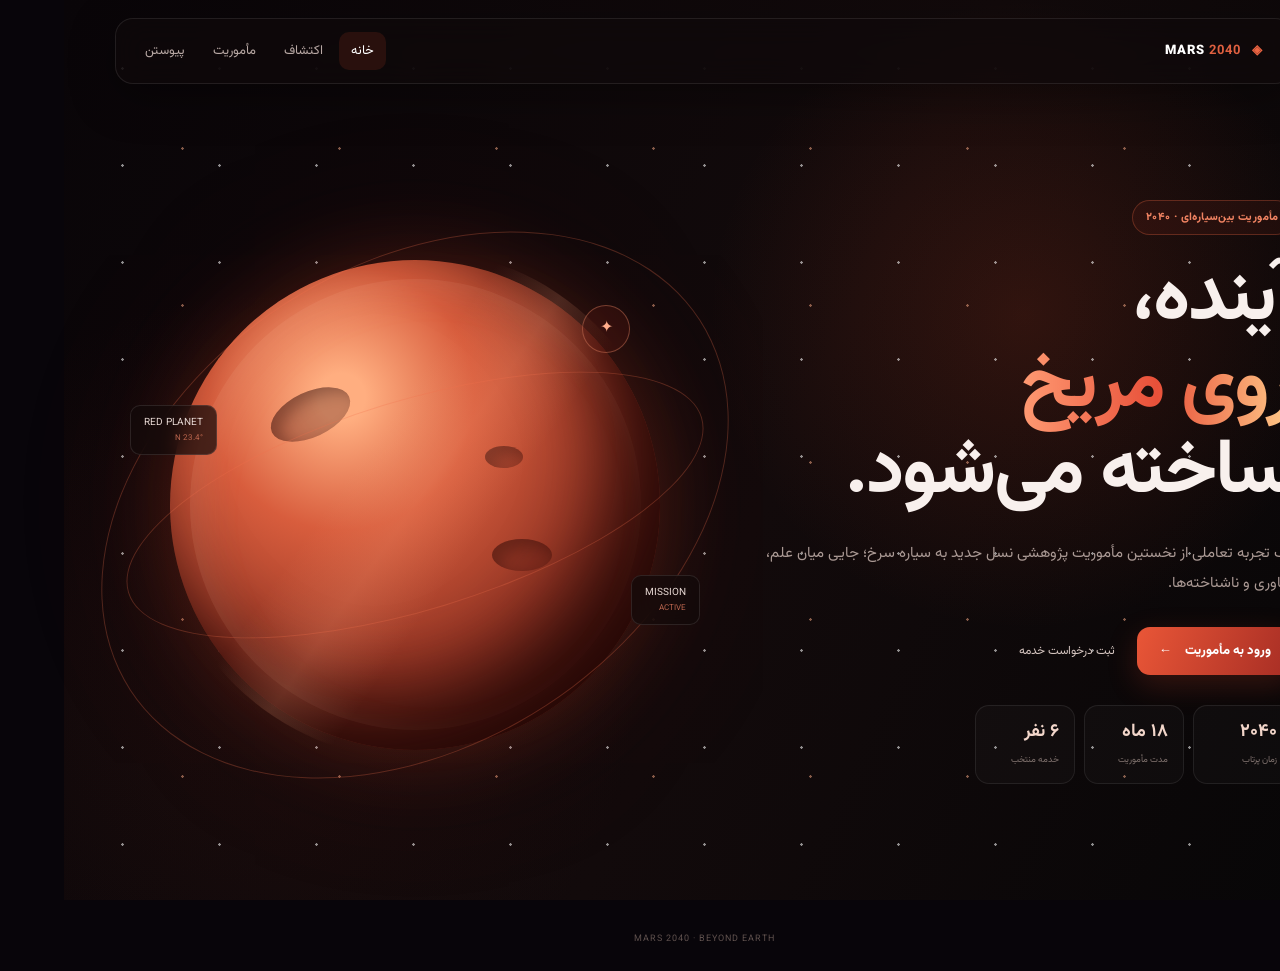
<file: index.html>
<!doctype html><html lang="fa" dir="rtl"><head><meta charset="utf-8"><meta name="viewport" content="width=device-width,initial-scale=1"><title>MARS 2040 | مأموریت مریخ</title><link rel="preconnect" href="https://fonts.googleapis.com"><link href="https://fonts.googleapis.com/css2?family=Vazirmatn:wght@400;500;700;800;900&display=swap" rel="stylesheet"><link rel="stylesheet" href="style.css"></head><body><div class="stars"></div><nav><a class="logo" href="index.html"><i>◈</i> MARS <b>2040</b></a><div><a class="active" href="index.html">خانه</a><a href="explore.html">اکتشاف</a><a href="mission.html">مأموریت</a><a href="join.html">پیوستن</a></div></nav><main class="home"><section class="hero"><div class="copy"><span class="tag">مأموریت بین‌سیاره‌ای · ۲۰۴۰</span><h1>آینده،<br><span>روی مریخ</span><br>ساخته می‌شود.</h1><p>یک تجربه تعاملی از نخستین مأموریت پژوهشی نسل جدید به سیاره سرخ؛ جایی میان علم، فناوری و ناشناخته‌ها.</p><div class="actions"><a class="btn" href="explore.html">ورود به مأموریت <b>←</b></a><a class="link" href="join.html">ثبت درخواست خدمه</a></div><div class="metrics"><div><strong>۲۰۴۰</strong><small>زمان پرتاب</small></div><div><strong>۱۸ ماه</strong><small>مدت مأموریت</small></div><div><strong>۶ نفر</strong><small>خدمه منتخب</small></div></div></div><div class="planet-wrap"><div class="planet"><div class="crater c1"></div><div class="crater c2"></div><div class="crater c3"></div><div class="glow"></div></div><div class="orbit o1"></div><div class="orbit o2"></div><div class="sat">✦</div><div class="label l1">RED PLANET<br><small>23.4° N</small></div><div class="label l2">MISSION<br><small>ACTIVE</small></div></div></section></main><footer>MARS 2040 · BEYOND EARTH</footer><script src="script.js"></script></body></html>
</file>
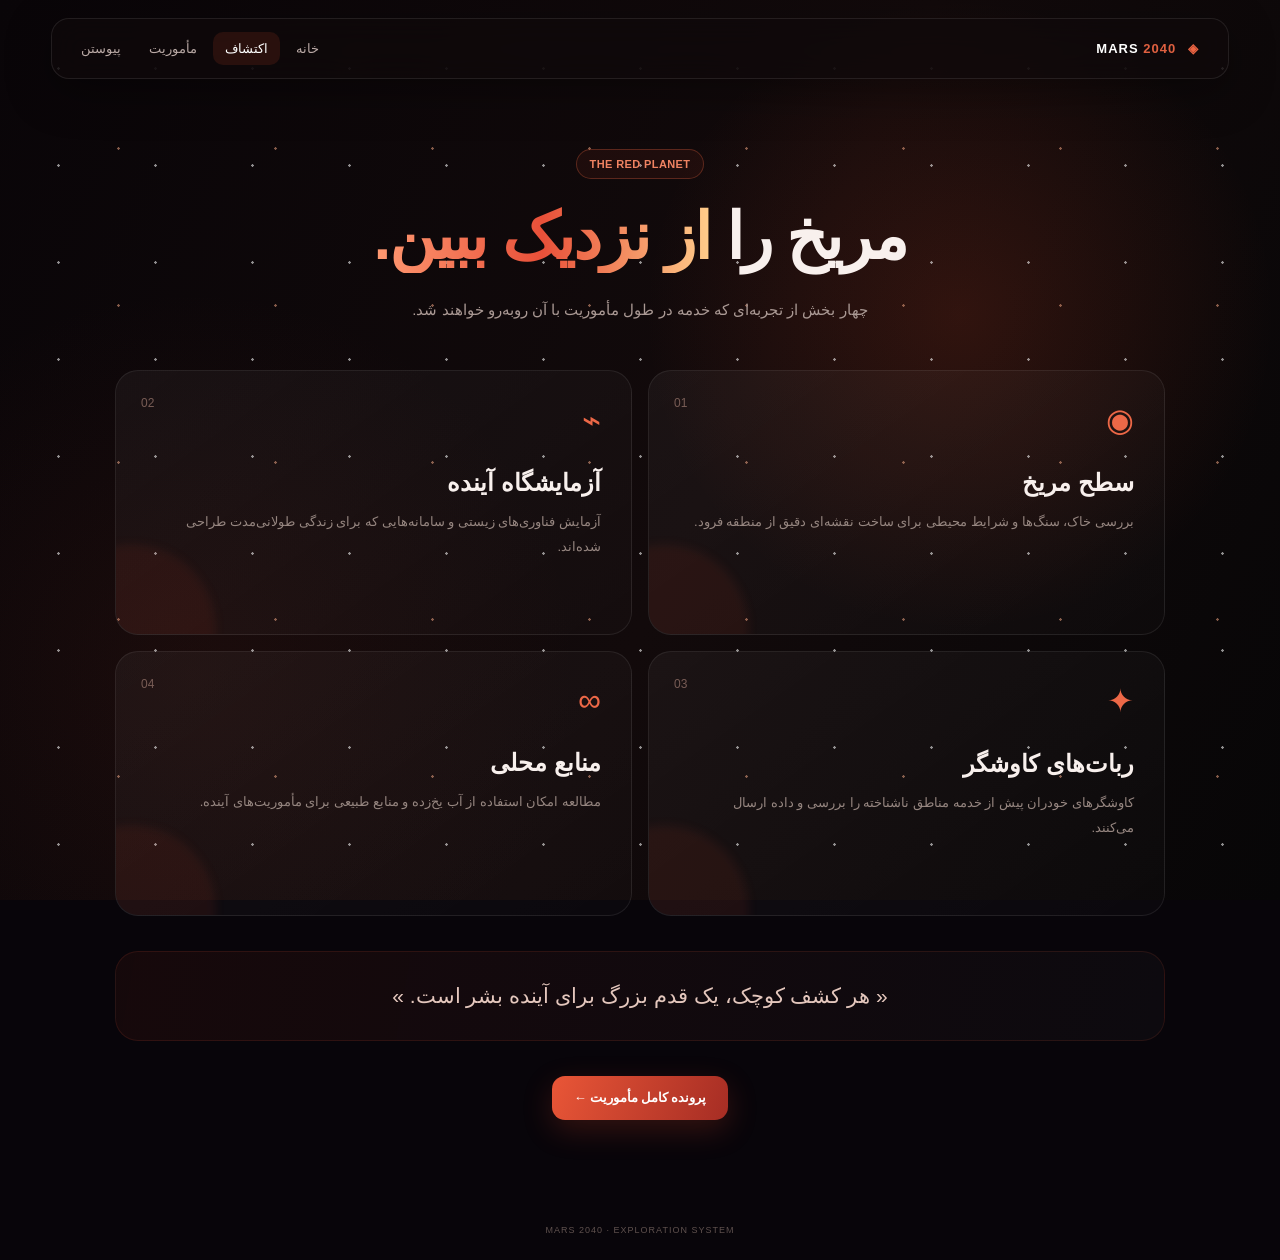
<file: explore.html>
<!doctype html><html lang="fa" dir="rtl"><head><meta charset="utf-8"><meta name="viewport" content="width=device-width,initial-scale=1"><title>اکتشاف | MARS 2040</title><link rel="stylesheet" href="style.css"></head><body><div class="stars"></div><nav><a class="logo" href="index.html"><i>◈</i> MARS <b>2040</b></a><div><a href="index.html">خانه</a><a class="active" href="explore.html">اکتشاف</a><a href="mission.html">مأموریت</a><a href="join.html">پیوستن</a></div></nav><main class="page"><header class="pagehead"><span class="tag">THE RED PLANET</span><h1>مریخ را <span>از نزدیک ببین.</span></h1><p>چهار بخش از تجربه‌ای که خدمه در طول مأموریت با آن روبه‌رو خواهند شد.</p></header><section class="explore-grid"><article><span>01</span><div class="bigicon">◉</div><h2>سطح مریخ</h2><p>بررسی خاک، سنگ‌ها و شرایط محیطی برای ساخت نقشه‌ای دقیق از منطقه فرود.</p></article><article><span>02</span><div class="bigicon">⌁</div><h2>آزمایشگاه آینده</h2><p>آزمایش فناوری‌های زیستی و سامانه‌هایی که برای زندگی طولانی‌مدت طراحی شده‌اند.</p></article><article><span>03</span><div class="bigicon">✦</div><h2>ربات‌های کاوشگر</h2><p>کاوشگرهای خودران پیش از خدمه مناطق ناشناخته را بررسی و داده ارسال می‌کنند.</p></article><article><span>04</span><div class="bigicon">∞</div><h2>منابع محلی</h2><p>مطالعه امکان استفاده از آب یخ‌زده و منابع طبیعی برای مأموریت‌های آینده.</p></article></section><div class="quote">« هر کشف کوچک، یک قدم بزرگ برای آینده بشر است. »</div><div class="center"><a class="btn" href="mission.html">پرونده کامل مأموریت ←</a></div></main><footer>MARS 2040 · EXPLORATION SYSTEM</footer><script src="script.js"></script></body></html>
</file>
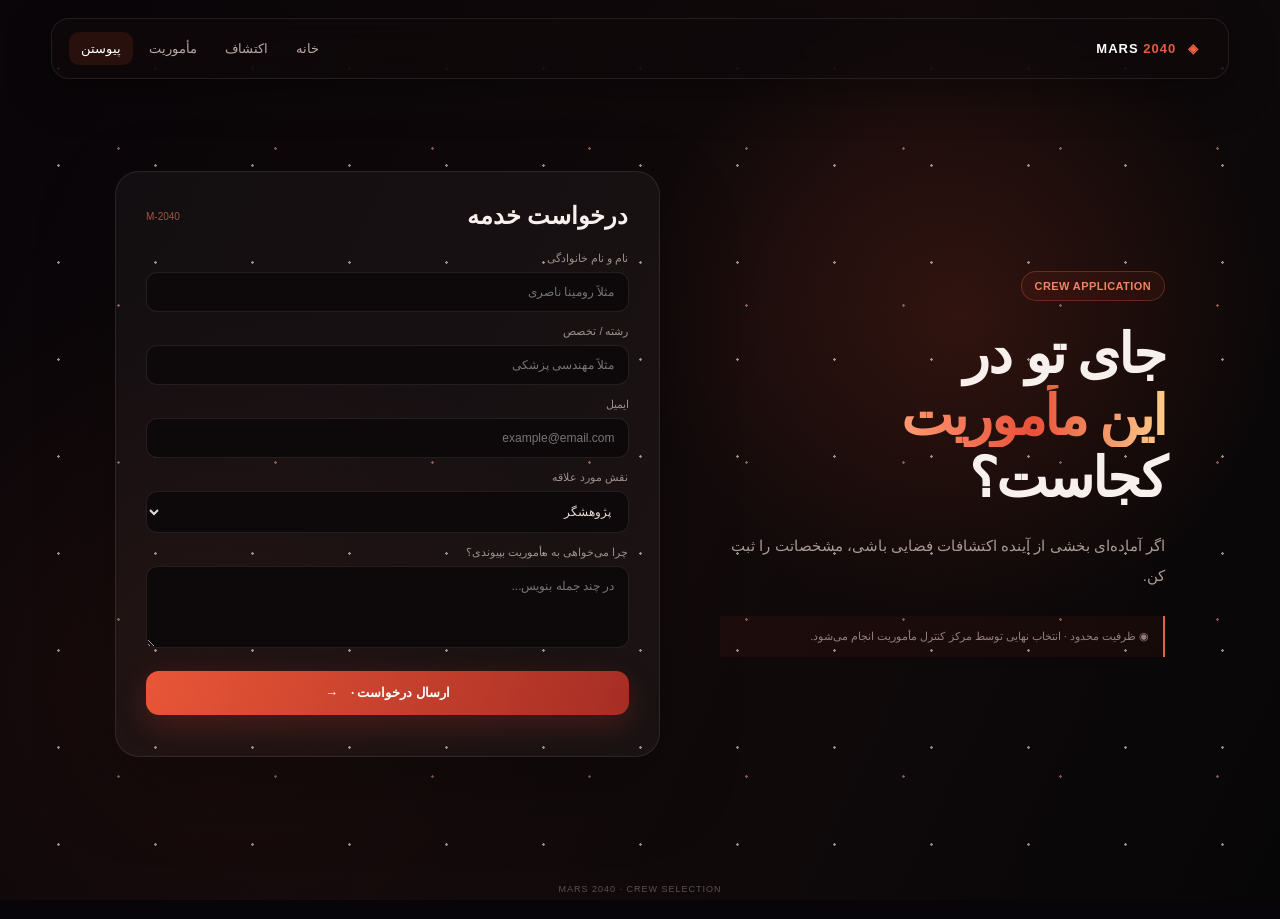
<file: join.html>
<!doctype html><html lang="fa" dir="rtl"><head><meta charset="utf-8"><meta name="viewport" content="width=device-width,initial-scale=1"><title>پیوستن | MARS 2040</title><link rel="stylesheet" href="style.css"></head><body><div class="stars"></div><nav><a class="logo" href="index.html"><i>◈</i> MARS <b>2040</b></a><div><a href="index.html">خانه</a><a href="explore.html">اکتشاف</a><a href="mission.html">مأموریت</a><a class="active" href="join.html">پیوستن</a></div></nav><main class="page join"><div class="join-copy"><span class="tag">CREW APPLICATION</span><h1>جای تو در<br><span>این مأموریت</span> کجاست؟</h1><p>اگر آماده‌ای بخشی از آینده اکتشافات فضایی باشی، مشخصاتت را ثبت کن.</p><div class="warning">◉ ظرفیت محدود · انتخاب نهایی توسط مرکز کنترل مأموریت انجام می‌شود.</div></div><form id="joinForm"><div class="formtop"><h2>درخواست خدمه</h2><span>M-2040</span></div><label>نام و نام خانوادگی<input required name="name" placeholder="مثلاً رومینا ناصری"></label><label>رشته / تخصص<input required name="field" placeholder="مثلاً مهندسی پزشکی"></label><label>ایمیل<input required type="email" name="email" placeholder="example@email.com"></label><label>نقش مورد علاقه<select name="role"><option>پژوهشگر</option><option>مهندس سیستم</option><option>متخصص پزشکی</option><option>تحلیلگر داده</option><option>رباتیک و هوش مصنوعی</option></select></label><label>چرا می‌خواهی به مأموریت بپیوندی؟<textarea required name="reason" rows="4" placeholder="در چند جمله بنویس..."></textarea></label><button class="btn" type="submit">ارسال درخواست · <b>→</b></button><p id="message" class="message"></p></form></main><footer>MARS 2040 · CREW SELECTION</footer><script src="script.js"></script></body></html>
</file>
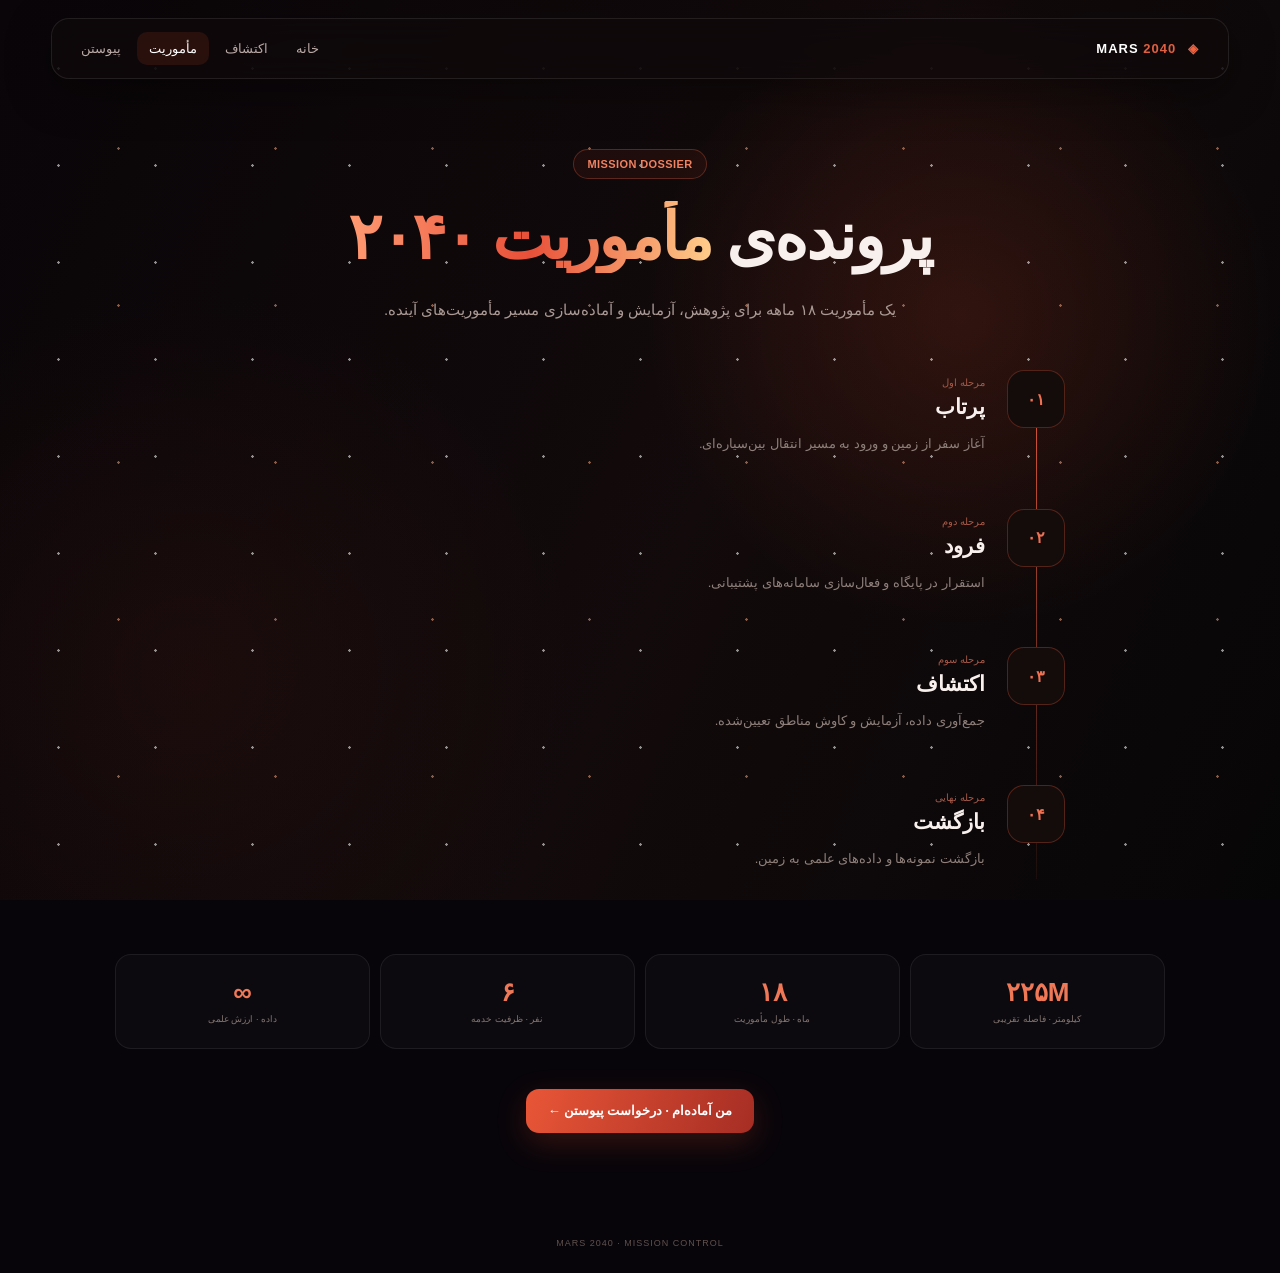
<file: mission.html>
<!doctype html><html lang="fa" dir="rtl"><head><meta charset="utf-8"><meta name="viewport" content="width=device-width,initial-scale=1"><title>مأموریت | MARS 2040</title><link rel="stylesheet" href="style.css"></head><body><div class="stars"></div><nav><a class="logo" href="index.html"><i>◈</i> MARS <b>2040</b></a><div><a href="index.html">خانه</a><a href="explore.html">اکتشاف</a><a class="active" href="mission.html">مأموریت</a><a href="join.html">پیوستن</a></div></nav><main class="page"><header class="pagehead"><span class="tag">MISSION DOSSIER</span><h1>پرونده‌ی <span>مأموریت ۲۰۴۰</span></h1><p>یک مأموریت ۱۸ ماهه برای پژوهش، آزمایش و آماده‌سازی مسیر مأموریت‌های آینده.</p></header><section class="timeline"><div class="step"><b>۰۱</b><div><small>مرحله اول</small><h2>پرتاب</h2><p>آغاز سفر از زمین و ورود به مسیر انتقال بین‌سیاره‌ای.</p></div></div><div class="step"><b>۰۲</b><div><small>مرحله دوم</small><h2>فرود</h2><p>استقرار در پایگاه و فعال‌سازی سامانه‌های پشتیبانی.</p></div></div><div class="step"><b>۰۳</b><div><small>مرحله سوم</small><h2>اکتشاف</h2><p>جمع‌آوری داده، آزمایش و کاوش مناطق تعیین‌شده.</p></div></div><div class="step"><b>۰۴</b><div><small>مرحله نهایی</small><h2>بازگشت</h2><p>بازگشت نمونه‌ها و داده‌های علمی به زمین.</p></div></div></section><section class="data"><div><strong>۲۲۵M</strong><small>کیلومتر · فاصله تقریبی</small></div><div><strong>۱۸</strong><small>ماه · طول مأموریت</small></div><div><strong>۶</strong><small>نفر · ظرفیت خدمه</small></div><div><strong>∞</strong><small>داده · ارزش علمی</small></div></section><div class="center"><a class="btn" href="join.html">من آماده‌ام · درخواست پیوستن ←</a></div></main><footer>MARS 2040 · MISSION CONTROL</footer><script src="script.js"></script></body></html>
</file>
<file: style.css>
*{box-sizing:border-box}html{scroll-behavior:smooth}body{margin:0;background:#08050a;color:#f8f0ed;font-family:Vazirmatn,Arial,sans-serif;min-height:100vh;overflow-x:hidden}body:before{content:"";position:fixed;inset:0;z-index:-3;background:radial-gradient(circle at 75% 35%,rgba(224,75,38,.16),transparent 28%),radial-gradient(circle at 15% 75%,rgba(119,43,28,.13),transparent 30%),linear-gradient(115deg,#090508,#120a0b 55%,#070607)}.stars{position:fixed;inset:0;z-index:-1;opacity:.55;background-image:radial-gradient(#fff 1px,transparent 1.5px),radial-gradient(#e9a07e 1px,transparent 1.5px);background-size:97px 97px,157px 157px;background-position:10px 20px,40px 70px;animation:stars 35s linear infinite}nav{width:min(1180px,92%);margin:18px auto;padding:13px 17px;border:1px solid rgba(255,255,255,.09);border-radius:18px;background:rgba(15,10,11,.68);backdrop-filter:blur(15px);display:flex;justify-content:space-between;align-items:center;position:relative;z-index:10;box-shadow:0 12px 45px rgba(0,0,0,.35)}nav div{display:flex;gap:4px}nav a{color:#b9a9a5;text-decoration:none;padding:9px 12px;border-radius:10px;font-size:13px;transition:.25s}nav a:hover,nav a.active{color:#fff;background:rgba(220,76,43,.13)}.logo{font-weight:900!important;letter-spacing:1px;color:#fff!important}.logo i{color:#ed6543;font-style:normal;margin-left:7px}.logo b{color:#df6040}.home{width:min(1180px,92%);margin:auto}.hero{min-height:calc(100vh - 95px);display:grid;grid-template-columns:.95fr 1.05fr;align-items:center;gap:35px}.copy{padding-bottom:25px}.tag{display:inline-block;color:#f08362;border:1px solid rgba(230,102,67,.3);background:rgba(212,68,38,.08);padding:8px 13px;border-radius:30px;font-size:11px;font-weight:800;letter-spacing:.4px}.copy h1,.pagehead h1,.join h1{font-size:clamp(45px,6vw,78px);line-height:1.13;margin:22px 0;letter-spacing:-2px}.copy h1 span,.pagehead h1 span,.join h1 span{background:linear-gradient(90deg,#ff9a72,#e85039,#ffcc8a);-webkit-background-clip:text;background-clip:text;color:transparent}.copy p,.pagehead p,.join-copy>p{color:#aa9994;line-height:2;font-size:15px;max-width:600px}.actions{display:flex;align-items:center;gap:22px;margin:28px 0}.btn{display:inline-flex;align-items:center;justify-content:center;gap:13px;border:0;text-decoration:none;cursor:pointer;color:white;background:linear-gradient(110deg,#e95637,#a62d24);padding:14px 22px;border-radius:13px;font:800 13px Vazirmatn;box-shadow:0 10px 30px rgba(213,67,40,.22);transition:.3s}.btn:hover{transform:translateY(-4px);box-shadow:0 16px 35px rgba(213,67,40,.32)}.link{color:#d4c4bf;text-decoration:none;font-size:12px}.metrics{display:flex;gap:9px;margin-top:30px}.metrics div{min-width:100px;padding:12px 15px;border:1px solid rgba(255,255,255,.08);border-radius:14px;background:rgba(255,255,255,.025)}.metrics strong{display:block;font-size:18px;color:#f2d6ca}.metrics small{color:#81736f;font-size:9px}.planet-wrap{height:610px;position:relative;display:grid;place-items:center}.planet{width:min(490px,70vw);height:min(490px,70vw);border-radius:50%;position:relative;background:radial-gradient(circle at 35% 28%,#ffae80 0 5%,#d85d3d 28%,#913323 60%,#48150f 100%);box-shadow:inset -40px -45px 80px #260806,0 0 80px rgba(222,73,41,.25),0 0 180px rgba(170,48,27,.12);animation:planet 7s ease-in-out infinite}.planet:after{content:"";position:absolute;inset:-2%;border-radius:50%;background:linear-gradient(125deg,transparent 40%,rgba(255,170,130,.16),transparent 60%);animation:shine 5s linear infinite}.crater{position:absolute;border-radius:50%;background:rgba(68,15,10,.3);box-shadow:inset 8px 8px 15px rgba(20,0,0,.3)}.c1{width:85px;height:45px;top:27%;left:20%;transform:rotate(-25deg)}.c2{width:60px;height:32px;top:57%;right:22%}.c3{width:38px;height:22px;top:38%;right:28%}.glow{position:absolute;inset:4%;border-radius:50%;box-shadow:inset 15px 10px 35px rgba(255,194,160,.13)}.orbit{position:absolute;border:1px solid rgba(240,112,78,.28);border-radius:50%;pointer-events:none}.o1{width:600px;height:210px;transform:rotate(-17deg);animation:orbit 13s linear infinite}.o2{width:480px;height:680px;transform:rotate(57deg);animation:orbit 18s linear infinite reverse}.sat{position:absolute;top:105px;right:85px;width:48px;height:48px;border-radius:50%;display:grid;place-items:center;color:#ffad8b;border:1px solid rgba(255,153,115,.35);background:rgba(90,25,17,.3);animation:float 4s ease-in-out infinite}.label{position:absolute;padding:9px 13px;border:1px solid rgba(255,255,255,.1);background:rgba(18,10,11,.72);backdrop-filter:blur(10px);border-radius:10px;color:#e8d9d4;font-size:10px;line-height:1.5}.label small{color:#b9654e;font-size:8px}.l1{left:15px;top:205px}.l2{right:15px;bottom:185px}.page{width:min(1050px,92%);margin:70px auto 80px}.pagehead{text-align:center;margin-bottom:45px}.pagehead h1{font-size:clamp(42px,5vw,64px)}.pagehead p{margin:auto}.explore-grid{display:grid;grid-template-columns:repeat(2,1fr);gap:16px}.explore-grid article{position:relative;padding:30px;min-height:265px;border:1px solid rgba(255,255,255,.08);border-radius:23px;background:linear-gradient(145deg,rgba(255,255,255,.045),rgba(255,255,255,.015));overflow:hidden;transition:.35s}.explore-grid article:after{content:"";position:absolute;width:170px;height:170px;border-radius:50%;background:rgba(224,70,37,.08);left:-70px;bottom:-80px;filter:blur(5px)}.explore-grid article:hover{transform:translateY(-8px);border-color:rgba(232,92,59,.28);box-shadow:0 25px 60px rgba(0,0,0,.25)}.explore-grid article>span{position:absolute;left:25px;top:25px;color:#795d56;font-size:12px}.bigicon{font-size:32px;color:#ec6847}.explore-grid h2{margin:30px 0 8px}.explore-grid p{color:#968680;line-height:1.9;font-size:13px;max-width:440px}.quote{margin:35px 0;padding:32px;text-align:center;border-radius:23px;background:linear-gradient(100deg,rgba(119,36,23,.13),rgba(255,255,255,.025));border:1px solid rgba(225,89,56,.13);color:#e4c7bd;font-size:21px}.center{text-align:center;margin-top:30px}.timeline{position:relative;max-width:850px;margin:0 auto 55px}.timeline:before{content:"";position:absolute;right:28px;top:20px;bottom:20px;width:1px;background:linear-gradient(#dc5839,rgba(220,88,57,.08))}.step{display:grid;grid-template-columns:58px 1fr;gap:22px;margin:0 0 25px;position:relative}.step>b{width:58px;height:58px;border-radius:17px;display:grid;place-items:center;background:#140b0b;border:1px solid rgba(230,89,55,.3);color:#ec7253;z-index:2}.step div{padding:2px 0 15px}.step small{color:#a55a49;font-size:10px}.step h2{margin:5px 0;font-size:21px}.step p{color:#8e7f7a;font-size:13px;line-height:1.8}.data{display:grid;grid-template-columns:repeat(4,1fr);gap:10px;margin-bottom:40px}.data div{padding:22px 10px;text-align:center;border:1px solid rgba(255,255,255,.07);border-radius:16px;background:rgba(255,255,255,.025)}.data strong{display:block;font-size:26px;color:#ef7857}.data small{font-size:9px;color:#827570}.join{display:grid;grid-template-columns:.9fr 1.1fr;gap:60px;align-items:center;min-height:70vh}.join h1{font-size:55px}.warning{margin-top:25px;padding:14px;border-right:2px solid #df6344;color:#967f78;font-size:11px;background:rgba(216,76,44,.06)}form{padding:30px;border:1px solid rgba(255,255,255,.09);border-radius:24px;background:rgba(255,255,255,.035);box-shadow:0 30px 80px rgba(0,0,0,.25)}.formtop{display:flex;justify-content:space-between;align-items:center;margin-bottom:22px}.formtop h2{margin:0}.formtop span{color:#a45343;font-size:10px}label{display:block;color:#9e8f8a;font-size:11px;margin:13px 0}input,select,textarea{display:block;width:100%;margin-top:7px;padding:12px 13px;border:1px solid rgba(255,255,255,.09);background:#0d0809;color:#e8dbd7;border-radius:11px;font:inherit;font-size:12px;outline:none}input:focus,select:focus,textarea:focus{border-color:#d95d40;box-shadow:0 0 0 3px rgba(217,93,64,.08)}textarea{resize:vertical}form .btn{width:100%;margin-top:10px}.message{font-size:11px}.message.ok{color:#e98a6c}footer{text-align:center;color:#5f514e;font-size:9px;padding:25px;letter-spacing:1px}.reveal{opacity:0;transform:translateY(22px);animation:reveal .7s forwards}@keyframes reveal{to{opacity:1;transform:none}}@keyframes planet{50%{transform:translateY(-10px) rotate(2deg)}}@keyframes shine{to{transform:rotate(360deg)}}@keyframes orbit{to{transform:rotate(360deg)}}@keyframes float{50%{transform:translateY(-12px)}}@keyframes stars{to{background-position:110px 80px,190px 110px}}@media(max-width:850px){nav{flex-direction:column;gap:8px}.hero,.join{grid-template-columns:1fr}.hero{padding-top:20px}.planet-wrap{height:500px}.explore-grid{grid-template-columns:1fr}.data{grid-template-columns:repeat(2,1fr)}.join{gap:30px}.join h1{font-size:45px}}@media(max-width:560px){nav div{flex-wrap:wrap;justify-content:center}.copy h1{font-size:48px}.planet{width:330px;height:330px}.orbit.o1{width:390px}.orbit.o2{height:450px}.label{display:none}.metrics{flex-wrap:wrap}.metrics div{flex:1;min-width:80px}.page{margin-top:45px}.quote{font-size:17px}.data strong{font-size:22px}}
</file>
